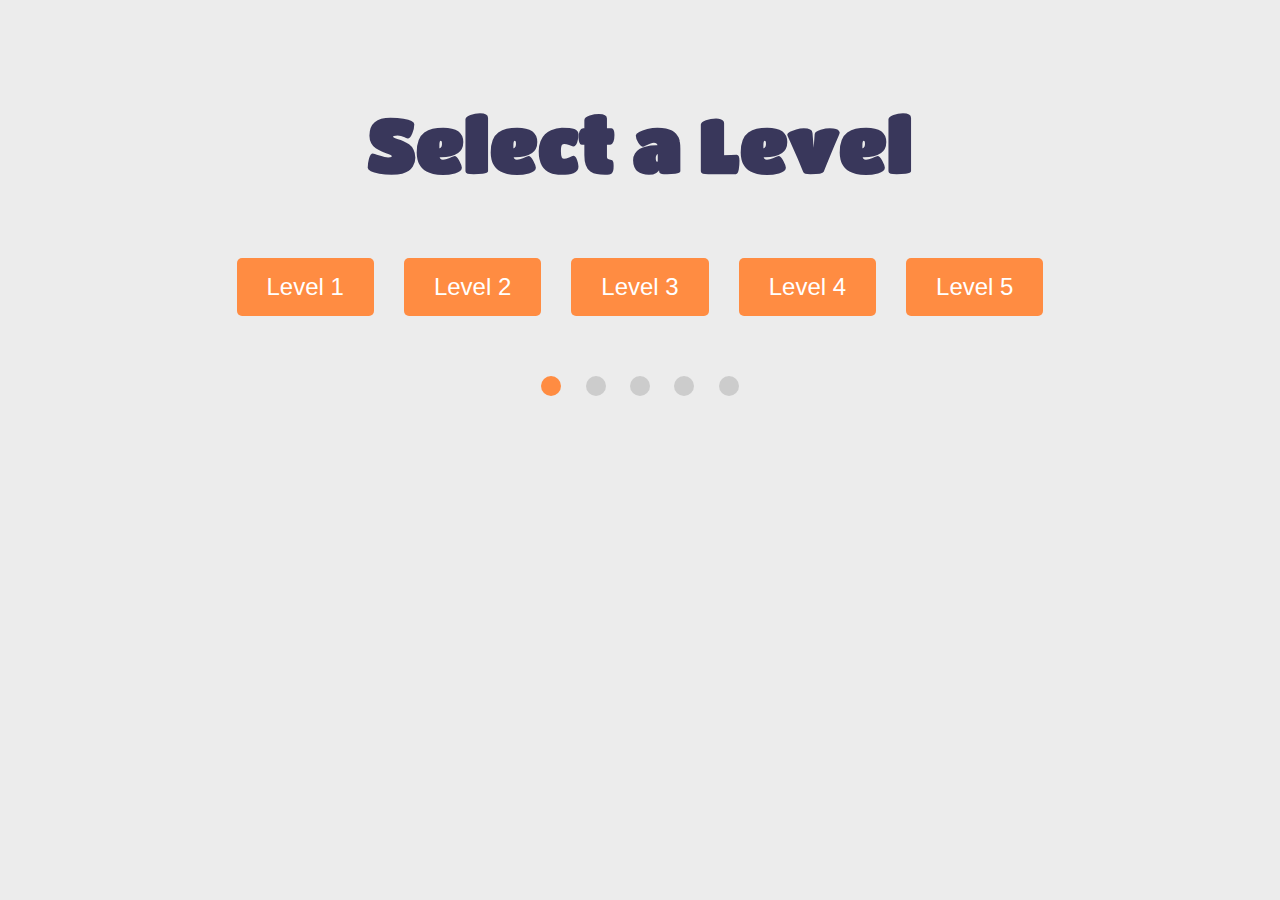
<file: level.html>
<!DOCTYPE html>
<html>
  <head>
    <meta charset="UTF-8" />
    <meta name="viewport" content="width=device-width, initial-scale=1.0" />
    <title>Level-Page</title>
    <style>
      @import url("https://fonts.googleapis.com/css2?family=Titan+One&display=swap");
    </style>

    <style>
      body {
        background-color: #ececec;
        text-align: center;
        font-family: Arial, sans-serif;
      }

      h2 {
        font-size: 75px;
        text-align: center;
        color: #39375b;
        font-family: "Titan One", cursive;
        margin-top: 100px;
      }

      .level-buttons {
        display: flex;
        justify-content: center;
        margin-top: 50px;
        gap: 10px;
      }

      .level-button {
        background-color: #ff8c42;
        color: #ffffff;
        border: none;
        border-radius: 5px;
        padding: 15px 30px;
        font-size: 24px;
        cursor: pointer;
        transition: background-color 0.3s ease;
        margin: 10px;
      }

      .level-button:hover {
        background-color: #ff703d;
      }

      .progress-tracker {
        margin-top: 50px;
      }

      .progress-circle {
        display: inline-block;
        width: 20px;
        height: 20px;
        border-radius: 50%;
        background-color: #cccccc;
        margin: 0 10px;
      }

      .progress-circle.completed {
        background-color: #ff8c42;
      }
    </style>
  </head>

  <body>
    <h2>Select a Level</h2>
    <div class="level-buttons">
      <button class="level-button" data-level="1">Level 1</button>
      <button class="level-button" data-level="2">Level 2</button>
      <button class="level-button" data-level="3">Level 3</button>
      <button class="level-button" data-level="4">Level 4</button>
      <button class="level-button" data-level="5">Level 5</button>
    </div>
    <div class="progress-tracker">
      <div class="progress-circle completed"></div>
      <div class="progress-circle"></div>
      <div class="progress-circle"></div>
      <div class="progress-circle"></div>
      <div class="progress-circle"></div>
    </div>

    <script>
      document.addEventListener("DOMContentLoaded", function () {
        const levelButtons = document.querySelectorAll(".level-button");

        // Level Button Event Listeners
        levelButtons.forEach(function (button) {
          button.addEventListener("click", function () {
            const level = this.dataset.level;
            // Redirect to the respective game page based on the level
            window.location.href = `game-working/game${level}.html`;
          });
        });
      });
    </script>
  </body>
</html>
</file>
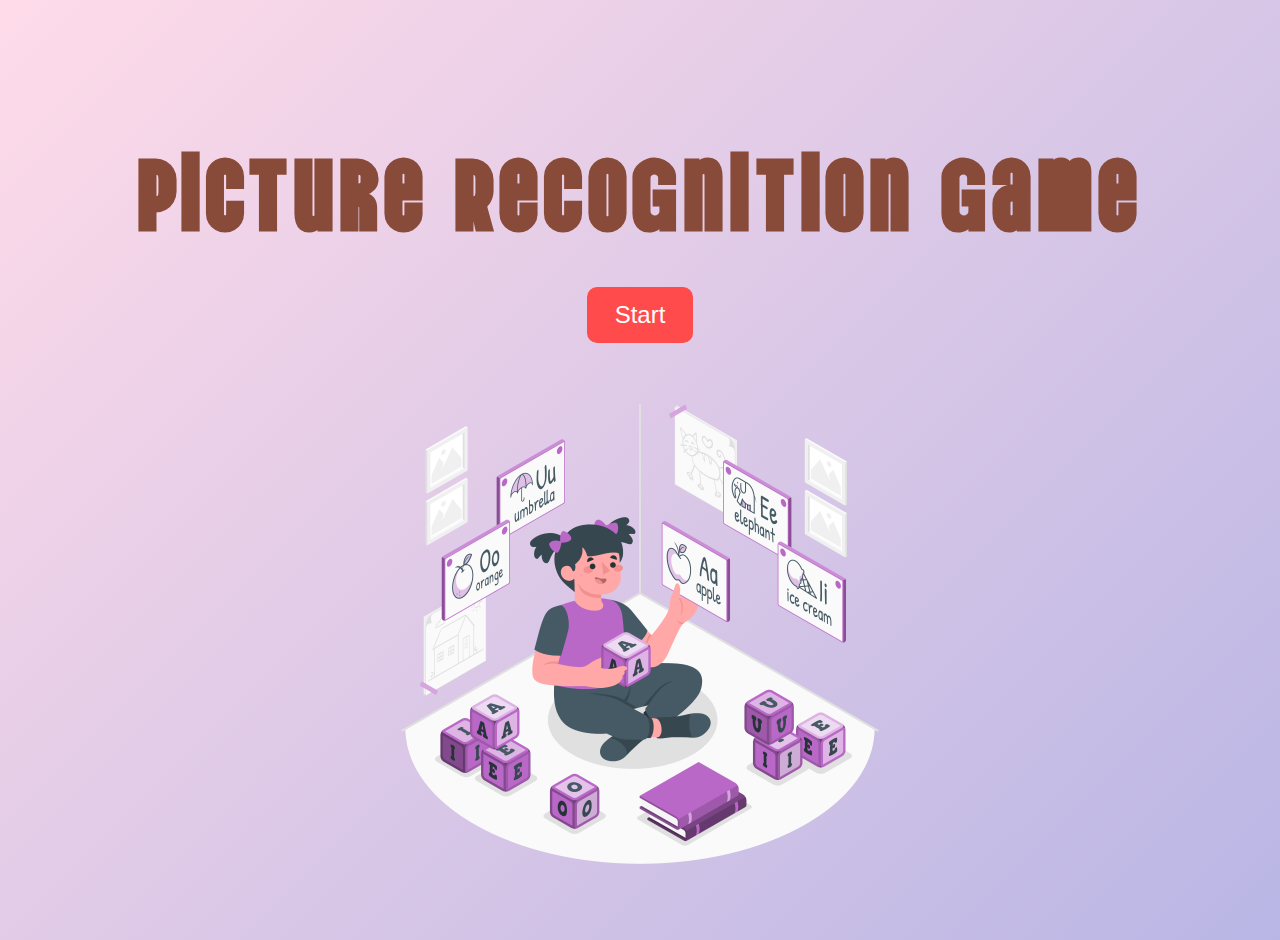
<file: Maching cards.html>
<!DOCTYPE html>
<html lang="en">
  <head>
    <meta charset="UTF-8" />
    <meta name="viewport" content="width=device-width, initial-scale=1.0" />
    <title>Picture Recognition Game</title>
    <style>
      @import url("https://fonts.googleapis.com/css2?family=Vina+Sans&display=swap");
    </style>
    <style>
      body {
        background: linear-gradient(135deg, #ffdbe9, #b9b6e5);
        margin: 0;
        padding: 20px;
        font-family: "Segoe UI", Tahoma, Geneva, Verdana, sans-serif;
        display: flex;
        flex-direction: column;
        align-items: center;
        justify-content: center;
        height: 100vh;
      }

      h1 {
        font-size: 100px;
        text-align: center;
        font-weight: 900;
        color: #884a39;
        font-family: "Vina Sans", cursive;
        letter-spacing: 5px;
        margin-bottom: 40px;
      }

      #start-button {
        background-color: #ff4b4b;
        color: #ffffff;
        border: none;
        border-radius: 10px;
        padding: 14px 28px;
        font-size: 24px;
        cursor: pointer;
        transition: background-color 0.3s ease;
      }

      #start-button:hover {
        background-color: #ff3333;
      }

      .animated-character {
        width: 500px;
        height: 500px;
        margin-top: 40px;
        animation: bounce 1s infinite;
      }

      @keyframes bounce {
        0%,
        100% {
          transform: translateY(0);
        }
        50% {
          transform: translateY(-10px);
        }
      }
    </style>
  </head>

  <body>
    <h1>Picture Recognition Game</h1>
    <button id="start-button">Start</button>
    <img
      class="animated-character"
      src="Vowels-amico.png"
      alt="Animated Character"
    />

    <script>
      document.addEventListener("DOMContentLoaded", function () {
        const startButton = document.getElementById("start-button");

        // Start Button Event Listener
        startButton.addEventListener("click", function () {
          // Redirect to the level page
          window.location.href = "level.html";
        });
      });
    </script>
  </body>
</html>
</file>
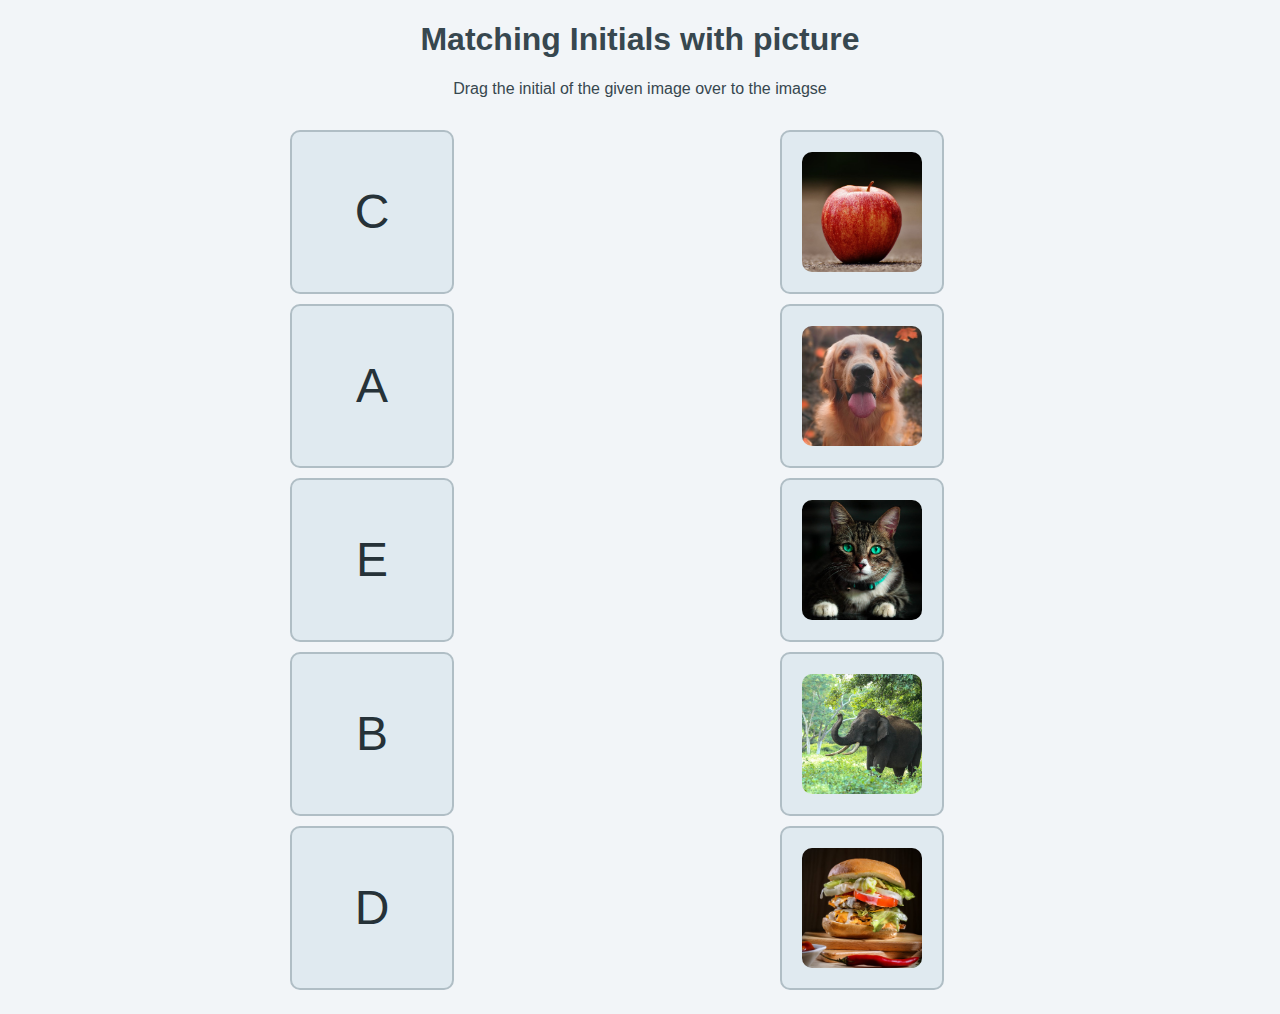
<file: game-working/game1.html>
<!DOCTYPE html>
<html lang="en">
  <head>
    <meta charset="UTF-8" />
    <meta http-equiv="X-UA-Compatible" content="IE=edge" />
    <meta name="viewport" content="width=device-width, initial-scale=1.0" />
    <title>Matching Game</title>
    <link rel="stylesheet" href="game.css" />
  </head>
  <body>
    <h1>Matching Initials with picture</h1>
    <p>Drag the initial of the given image over to the imagse</p>

    <main class="container">
      <div>
        <ul class="draggable-list">
          <li id="e1" draggable="true">C</li>
          <li id="e2" draggable="true">A</li>
          <li id="e3" draggable="true">E</li>
          <li id="e4" draggable="true">B</li>
          <li id="e5" draggable="true">D</li>
        </ul>
      </div>
      <div>
        <ul class="draggable-list">
          <li id="s2" draggable="true"><img src="images/apple.jpeg" /></li>
          <li id="s5" draggable="true"><img src="images/dog.jpg" /></li>
          <li id="s1" draggable="true"><img src="images/cat.jpeg" /></li>
          <li id="s3" draggable="true"><img src="images/elephant.jpeg" /></li>
          <li id="s4" draggable="true"><img src="images/burger.jpeg" /></li>
        </ul>
      </div>
    </main>

    <div id="endMessage">
      <h3>Well done!</h3>

      <table>
        <tr>
          <th>Alphabet</th>
          <th>Picture</th>
        </tr>
        <tr>
          <td>A</td>
          <td><img src="images/apple.jpeg" /></td>
        </tr>
        <tr>
          <td>D</td>
          <td><img src="images/dog.jpg" /></td>
        </tr>
        <tr>
          <td>C</td>
          <td><img src="images/cat.jpeg" /></td>
        </tr>
        <tr>
          <td>E</td>
          <td><img src="images/elephant.jpeg" /></td>
        </tr>
        <tr>
          <td>B</td>
          <td><img src="images/burger.jpeg" /></td>
        </tr>
      </table>

      <button onclick="playAgain()">Play Again</button>
    </div>

    <script src="script-new.js"></script>
  </body>
</html>
</file>
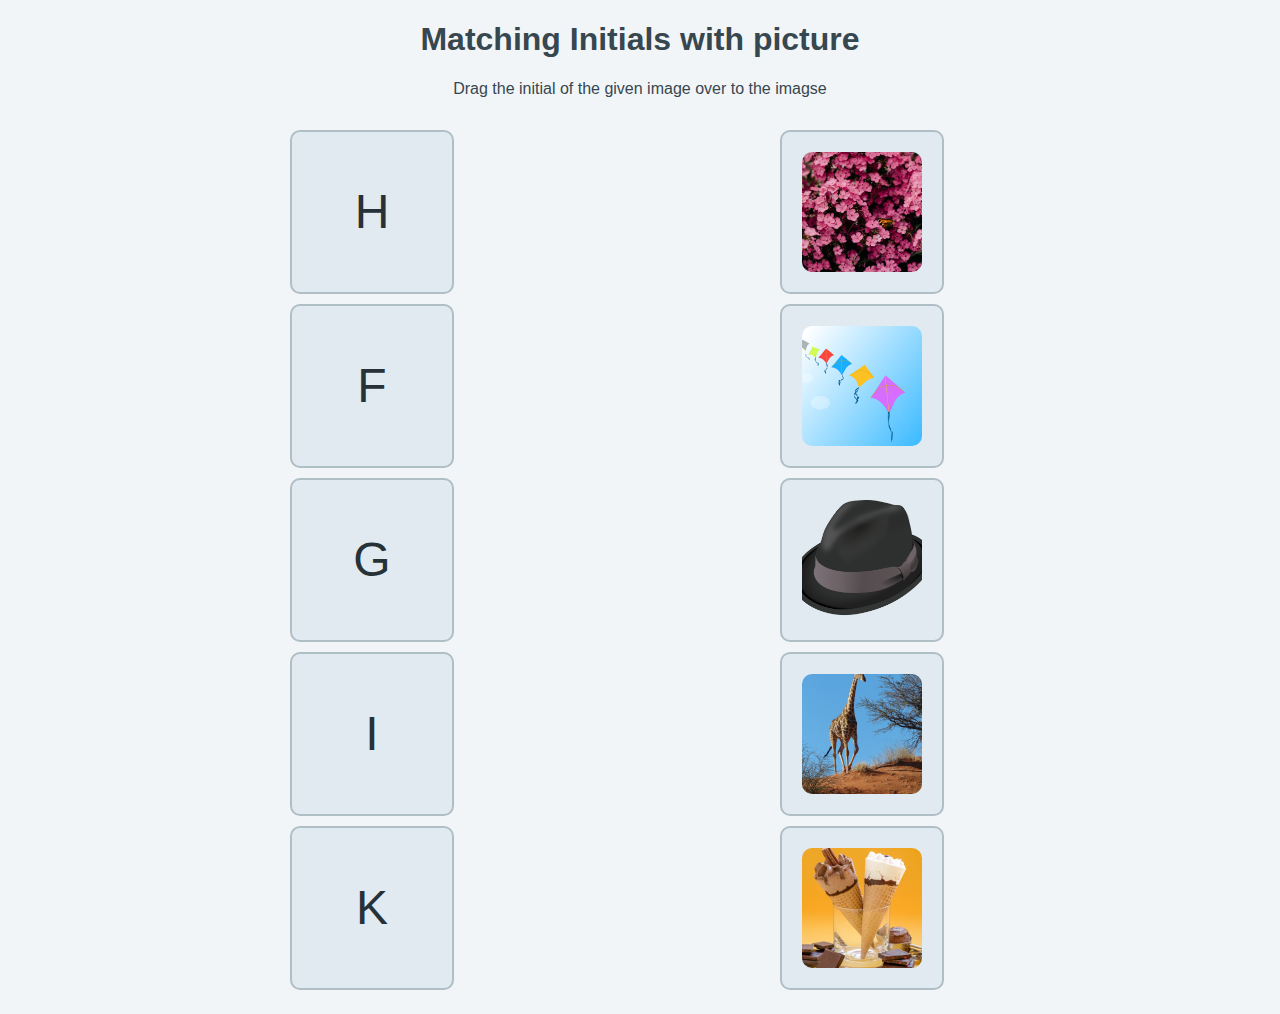
<file: game-working/game2.html>
<!DOCTYPE html>
<html lang="en">
  <head>
    <meta charset="UTF-8" />
    <meta http-equiv="X-UA-Compatible" content="IE=edge" />
    <meta name="viewport" content="width=device-width, initial-scale=1.0" />
    <title>Matching Game</title>
    <link rel="stylesheet" href="game.css" />
  </head>
  <body>
    <h1>Matching Initials with picture</h1>
    <p>Drag the initial of the given image over to the imagse</p>

    <main class="container">
      <div>
        <ul class="draggable-list">
          <li id="e1" draggable="true">H</li>
          <li id="e2" draggable="true">F</li>
          <li id="e3" draggable="true">G</li>
          <li id="e4" draggable="true">I</li>
          <li id="e5" draggable="true">K</li>
        </ul>
      </div>
      <div>
        <ul class="draggable-list">
          <li id="s2" draggable="true"><img src="images/flower.jpeg" /></li>
          <li id="s5" draggable="true"><img src="images/kites.png" /></li>
          <li id="s1" draggable="true"><img src="images/hat.png" /></li>
          <li id="s3" draggable="true"><img src="images/giraffe.jpg" /></li>
          <li id="s4" draggable="true"><img src="images/ice-cream.jpg" /></li>
        </ul>
      </div>
    </main>

    <div id="endMessage">
      <h3>Well done!</h3>

      <table>
        <tr>
          <th>Alphabet</th>
          <th>Picture</th>
        </tr>
        <tr>
          <td>F</td>
          <td><img src="images/flower.jpeg" /></td>
        </tr>
        <tr>
          <td>K</td>
          <td><img src="images/kites.png" /></td>
        </tr>
        <tr>
          <td>H</td>
          <td><img src="images/hat.png" /></td>
        </tr>
        <tr>
          <td>G</td>
          <td><img src="images/giraffe.jpg" /></td>
        </tr>
        <tr>
          <td>I</td>
          <td><img src="images/ice-cream.jpg" /></td>
        </tr>
      </table>

      <button onclick="playAgain()">Play Again</button>
    </div>

    <script src="script-new.js"></script>
  </body>
</html>
</file>
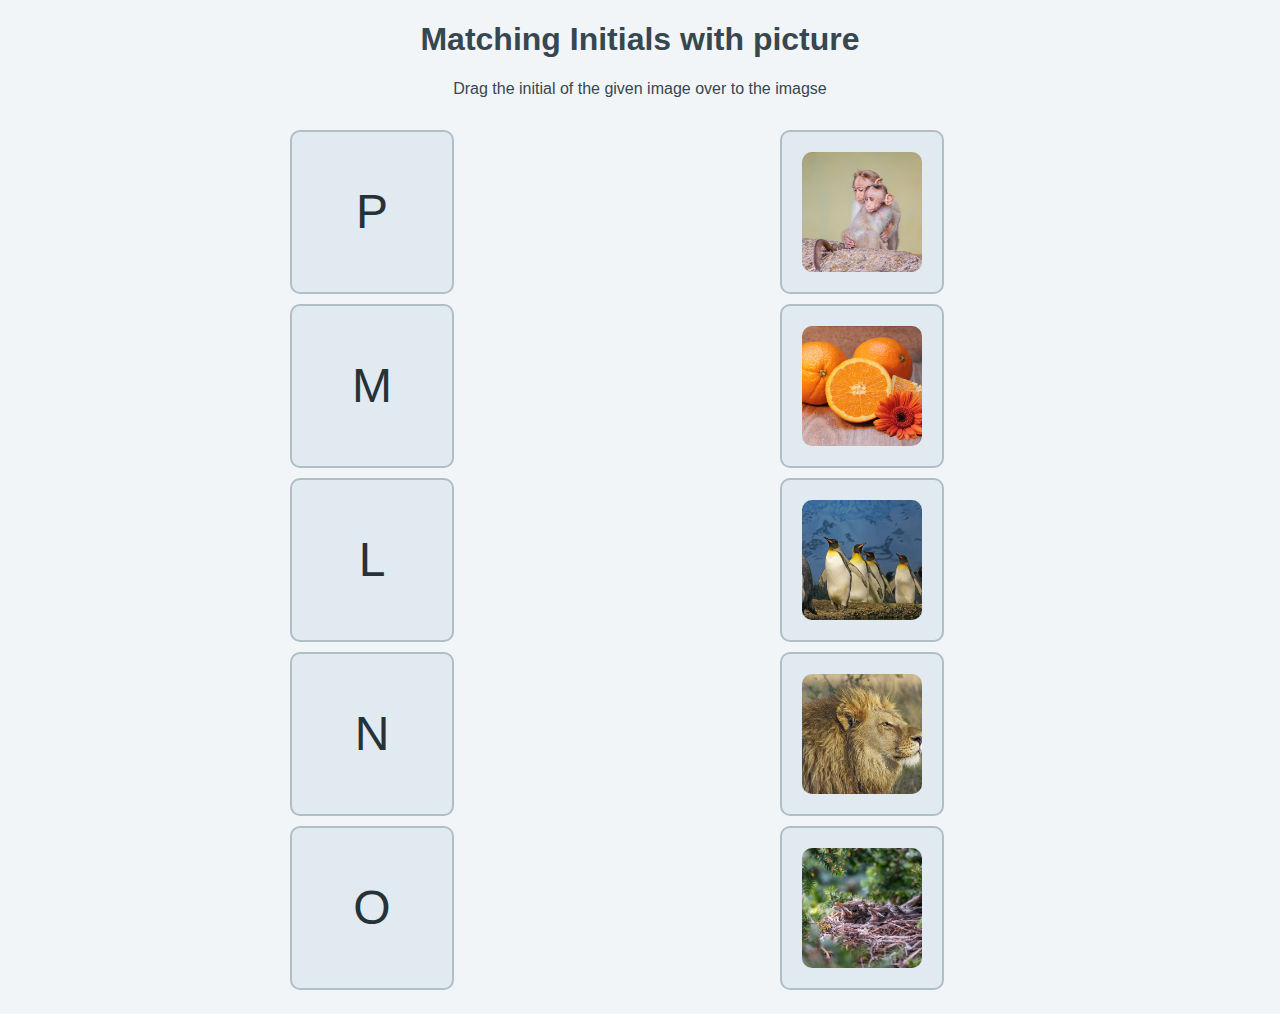
<file: game-working/game3.html>
<!DOCTYPE html>
<html lang="en">
  <head>
    <meta charset="UTF-8" />
    <meta http-equiv="X-UA-Compatible" content="IE=edge" />
    <meta name="viewport" content="width=device-width, initial-scale=1.0" />
    <title>Matching Game</title>
    <link rel="stylesheet" href="game.css" />
  </head>
  <body>
    <h1>Matching Initials with picture</h1>
    <p>Drag the initial of the given image over to the imagse</p>

    <main class="container">
      <div>
        <ul class="draggable-list">
          <li id="e1" draggable="true">P</li>
          <li id="e2" draggable="true">M</li>
          <li id="e3" draggable="true">L</li>
          <li id="e4" draggable="true">N</li>
          <li id="e5" draggable="true">O</li>
        </ul>
      </div>
      <div>
        <ul class="draggable-list">
          <li id="s2" draggable="true"><img src="images/monkey.jpg" /></li>
          <li id="s5" draggable="true"><img src="images/oranges.jpg" /></li>
          <li id="s1" draggable="true"><img src="images/penguin.jpg" /></li>
          <li id="s3" draggable="true"><img src="images/lion.jpg" /></li>
          <li id="s4" draggable="true"><img src="images/nest.jpg" /></li>
        </ul>
      </div>
    </main>

    <div id="endMessage">
      <h3>Well done!</h3>

      <table>
        <tr>
          <th>Alphabet</th>
          <th>Picture</th>
        </tr>
        <tr>
          <td>L</td>
          <td><img src="images/lion.jpg" /></td>
        </tr>
        <tr>
          <td>M</td>
          <td><img src="images/monkey.jpg" /></td>
        </tr>
        <tr>
          <td>N</td>
          <td><img src="images/nest.jpg" /></td>
        </tr>
        <tr>
          <td>O</td>
          <td><img src="images/oranges.jpg" /></td>
        </tr>
        <tr>
          <td>P</td>
          <td><img src="images/penguin.jpg" /></td>
        </tr>
      </table>

      <button onclick="playAgain()">Play Again</button>
    </div>

    <script src="script-new.js"></script>
  </body>
</html>
</file>
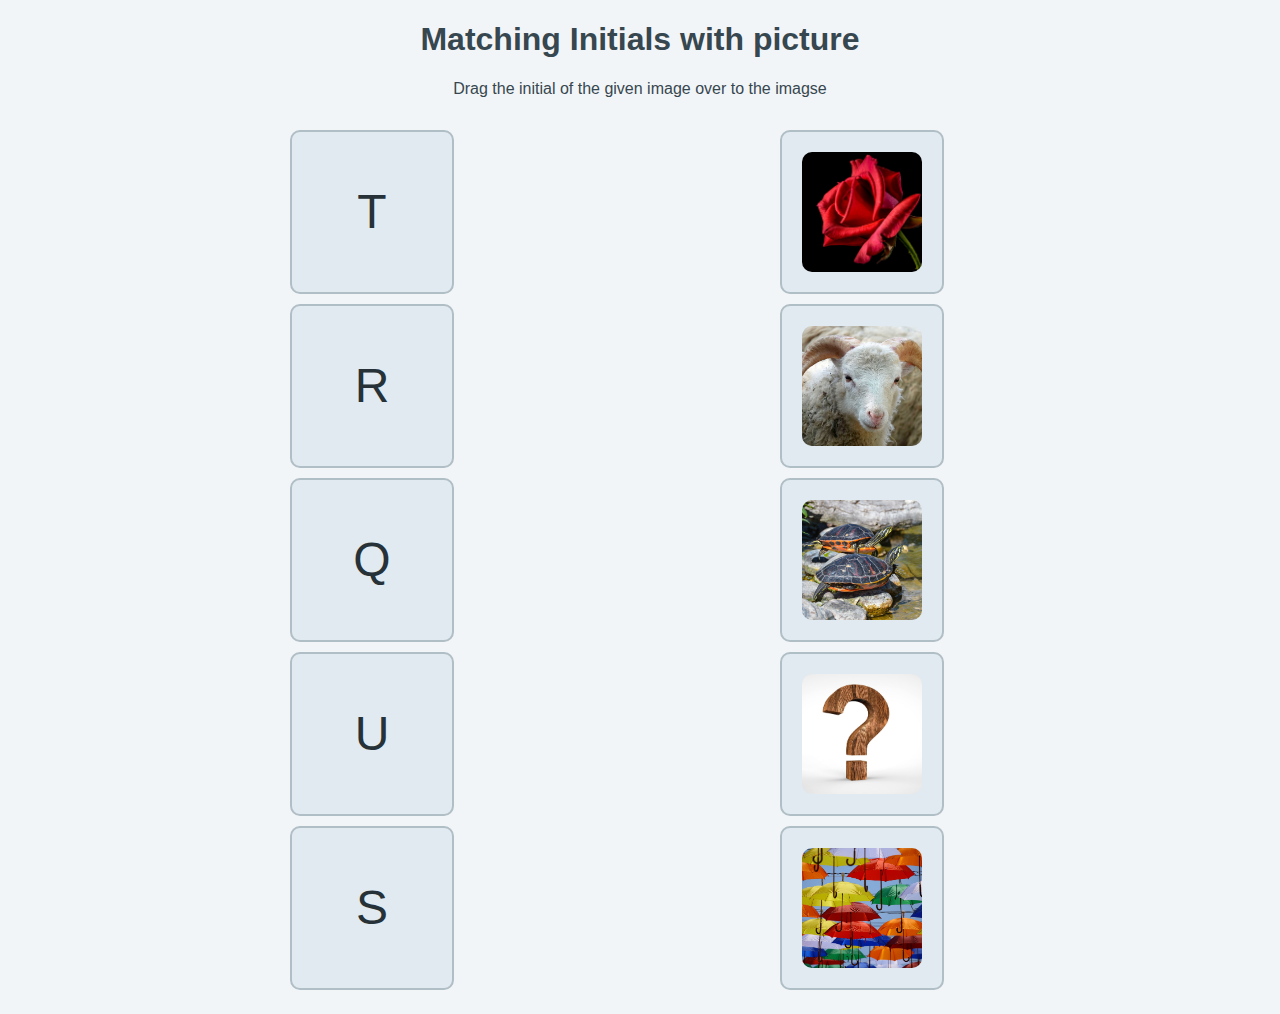
<file: game-working/game4.html>
<!DOCTYPE html>
<html lang="en">
  <head>
    <meta charset="UTF-8" />
    <meta http-equiv="X-UA-Compatible" content="IE=edge" />
    <meta name="viewport" content="width=device-width, initial-scale=1.0" />
    <title>Matching Game</title>
    <link rel="stylesheet" href="game.css" />
  </head>
  <body>
    <h1>Matching Initials with picture</h1>
    <p>Drag the initial of the given image over to the imagse</p>

    <main class="container">
      <div>
        <ul class="draggable-list">
          <li id="e1" draggable="true">T</li>
          <li id="e2" draggable="true">R</li>
          <li id="e3" draggable="true">Q</li>
          <li id="e4" draggable="true">U</li>
          <li id="e5" draggable="true">S</li>
        </ul>
      </div>
      <div>
        <ul class="draggable-list">
          <li id="s2" draggable="true"><img src="images/rose.jpg" /></li>
          <li id="s5" draggable="true"><img src="images/sheep.jpg" /></li>
          <li id="s1" draggable="true"><img src="images/turtle.jpg" /></li>
          <li id="s3" draggable="true">
            <img src="images/question-mark.jpg" />
          </li>
          <li id="s4" draggable="true"><img src="images/umbrella.jpg" /></li>
        </ul>
      </div>
    </main>

    <div id="endMessage">
      <h3>Well done!</h3>

      <table>
        <tr>
          <th>Alphabet</th>
          <th>Picture</th>
        </tr>
        <tr>
          <td>Q</td>
          <td><img src="images/question-mark.jpg" /></td>
        </tr>
        <tr>
          <td>R</td>
          <td><img src="images/rose.jpg" /></td>
        </tr>
        <tr>
          <td>S</td>
          <td><img src="images/sheep.jpg" /></td>
        </tr>
        <tr>
          <td>T</td>
          <td><img src="images/turtle.jpg" /></td>
        </tr>
        <tr>
          <td>U</td>
          <td><img src="images/umbrella.jpg" /></td>
        </tr>
      </table>

      <button onclick="playAgain()">Play Again</button>
    </div>

    <script src="script-new.js"></script>
  </body>
</html>
</file>
<file: game-working/game.css>
.container {
  max-width: 960px;
  margin: auto;
}

body {
  background-color: #f2f5f8;
  font-family: "Arial", sans-serif;
  color: #37474f;
}

h1,
h3,
p {
  text-align: center;
}

main {
  display: grid;
  grid-template-columns: repeat(2, 1fr);
  grid-gap: 20px;
  margin: 30px auto;
}

.draggable-list {
  margin-left: 80px;
  margin-right: 50px;
}

.game {
  align-self: center;
}

li {
  list-style: none;
  padding: 20px;
  margin: 10px;
  background-color: #e0eaf0;
  border: 2px solid #b0bec5;
  color: #263238;
  cursor: grab;
  width: 120px;
  height: 120px;
  font-size: 3rem;
  text-align: center;
  line-height: 120px;
  border-radius: 10px;
  transition: background-color 0.3s ease;
}

li.over {
  background-color: #90a4ae;
}

table {
  max-width: 640px;
  margin: auto;
  margin-bottom: 30px;
  border-collapse: collapse;
}

th,
td {
  padding: 20px;
  width: 120px;
  height: 120px;
  font-size: 3rem;
  text-align: center;
  border: 2px solid #90a4ae;
}

td {
  border: 2px solid #90a4ae;
}

tr:nth-child(even) {
  background-color: #e0eaf0;
}

button {
  margin: auto;
  cursor: pointer;
  display: block;
  padding: 10px 20px;
  font-size: 16px;
  border-radius: 4px;
  border: none;
  background-color: #607d8b;
  color: #fff;
  transition: background-color 0.3s ease;
}

button:hover {
  background-color: #516a75;
}

#endMessage {
  text-align: center;
  margin-top: 30px;
  font-size: 24px;
  color: #7f669d;
  display: none;
}

img {
  width: 100%;
  height: 100%;
  object-fit: cover;
  border-radius: 10px;
}

#homeButton {
  margin-top: 20px;
}

/* Add the style for the selected items */
.draggable-list li.selected,
.draggable-list img.selected {
  border: 2px solid green;
}
</file>
